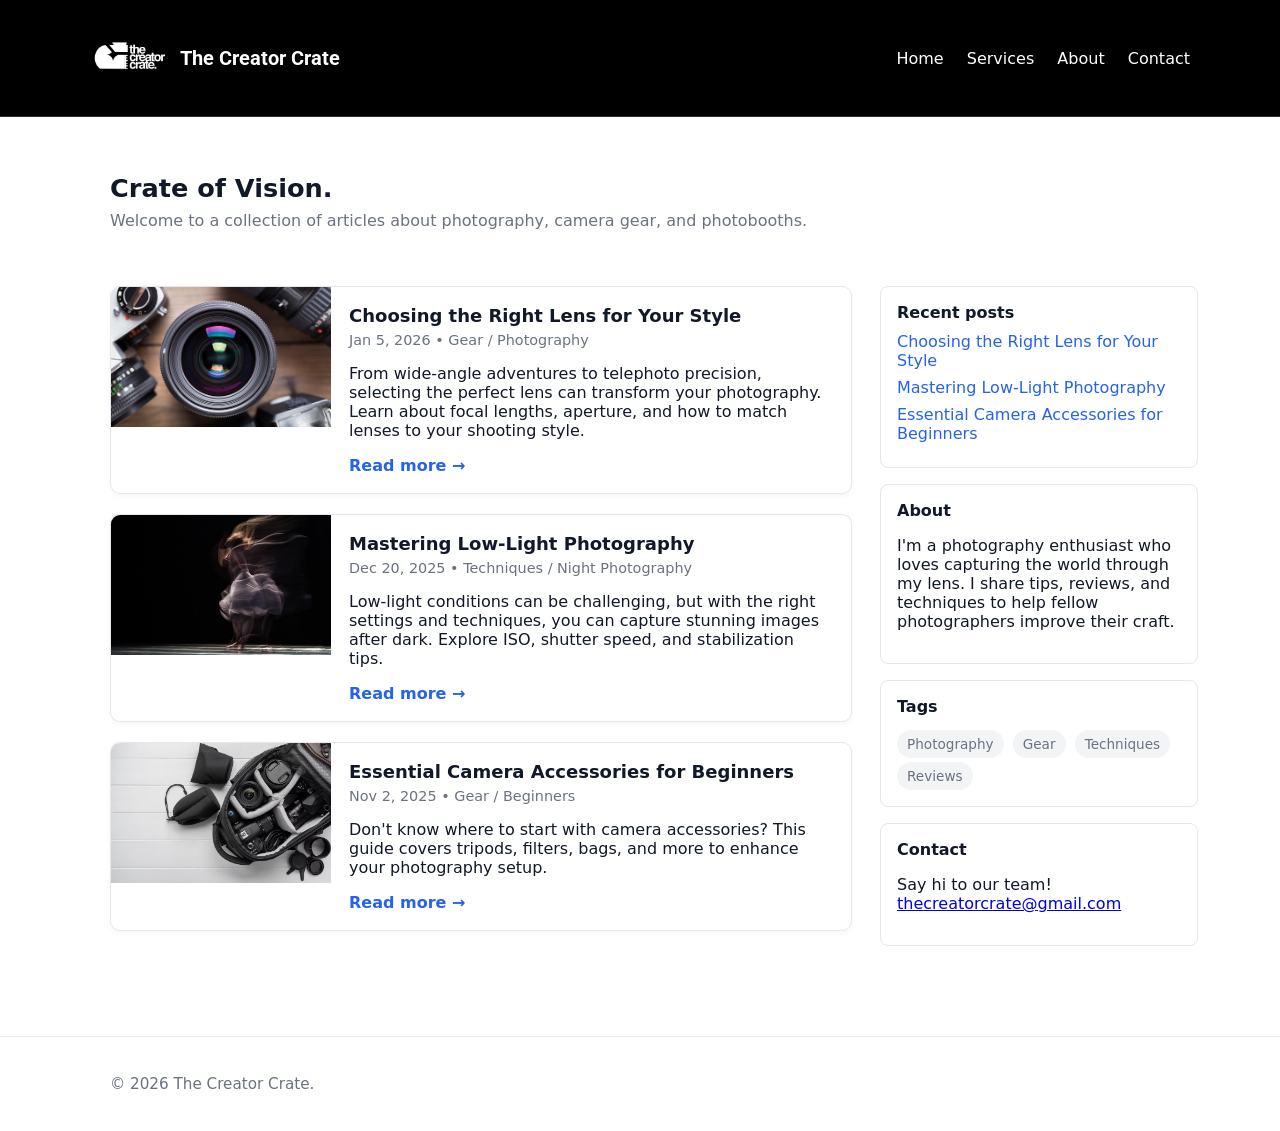
<file: index.html>
<!DOCTYPE html>
<html lang="en">
  <head>
    <meta charset="utf-8" />
    <meta name="viewport" content="width=device-width, initial-scale=1" />
    <title>The Creator Crate - Camera Rentals & Photobooth Services</title>
    <meta name="description" content="Professional camera rentals and photobooth services for events and photography needs" />
    <link rel="preconnect" href="https://fonts.googleapis.com">
    <link rel="preconnect" href="https://fonts.gstatic.com" crossorigin>
    <link href="https://fonts.googleapis.com/css2?family=Roboto:wght@400;700&display=swap" rel="stylesheet">
    <link rel="stylesheet" href="styles.css" />
  </head>
  <body>
    <a class="skip-link" href="#main-content">Skip to content</a>

    <header class="site-header">
      <div class="container header-inner">
        <div class="logo-title">
          <img src="imgs/Copy of The Creator Crate [full logo - white].png" alt="The Creator Crate Logo" class="logo">
          <h1 class="site-title">The Creator Crate</h1>
        </div>
        <nav class="main-nav" aria-label="Main navigation">
          <a href="#" aria-current="page">Home</a>
          <a href="services.html">Services</a>
          <a href="#about">About</a>
          <a href="#contact">Contact</a>
        </nav>
      </div>
    </header>

    <main id="main-content" class="container">
      <section class="hero">
        <h2>Crate of Vision.</h2>
        <p>Welcome to a collection of articles about photography, camera gear, and photobooths.</p>
      </section>

      <div class="layout">
        <section class="posts" aria-label="Blog posts">
          <article class="post">
            <img src="imgs/lens.jpg" alt="Post 1 image" class="post-image" />
            <div class="post-content">
              <h3 class="post-title">Choosing the Right Lens for Your Style</h3>
              <p class="post-meta">Jan 5, 2026 • Gear / Photography</p>
              <p>From wide-angle adventures to telephoto precision, selecting the perfect lens can transform your photography. Learn about focal lengths, aperture, and how to match lenses to your shooting style.</p>
              <a class="read-more" href="#">Read more →</a>
            </div>
          </article>

          <article class="post">
            <img src="imgs/lowlight.jpg" alt="Various camera lenses for different photography styles" class="post-image" />
            <div class="post-content">
              <h3 class="post-title">Mastering Low-Light Photography</h3>
              <p class="post-meta">Dec 20, 2025 • Techniques / Night Photography</p>
              <p>Low-light conditions can be challenging, but with the right settings and techniques, you can capture stunning images after dark. Explore ISO, shutter speed, and stabilization tips.</p>
              <a class="read-more" href="#">Read more →</a>
            </div>
          </article>

          <article class="post">
            <img src="imgs/camera.jpg" alt="Post 3 image" class="post-image" />
            <div class="post-content">
              <h3 class="post-title">Essential Camera Accessories for Beginners</h3>
              <p class="post-meta">Nov 2, 2025 • Gear / Beginners</p>
              <p>Don't know where to start with camera accessories? This guide covers tripods, filters, bags, and more to enhance your photography setup.</p>
              <a class="read-more" href="#">Read more →</a>
            </div>
          </article>
        </section>

        <aside class="sidebar" aria-label="Sidebar">
          <div class="widget">
            <h4>Recent posts</h4>
            <ul class="recent-posts">
              <li><a href="#">Choosing the Right Lens for Your Style</a></li>
              <li><a href="#">Mastering Low-Light Photography</a></li>
              <li><a href="#">Essential Camera Accessories for Beginners</a></li>
            </ul>
          </div>

          <div id="about" class="widget">
            <h4>About</h4>
            <p>I'm a photography enthusiast who loves capturing the world through my lens. I share tips, reviews, and techniques to help fellow photographers improve their craft.</p>
          </div>

          <div class="widget">
            <h4>Tags</h4>
            <div class="tags">
              <a href="#">Photography</a>
              <a href="#">Gear</a>
              <a href="#">Techniques</a>
              <a href="#">Reviews</a>
            </div>
          </div>

          <div id="contact" class="widget">
            <h4>Contact</h4>
            <p>Say hi to our team! <a href="mailto:thecreatorcrate@gmail.com">thecreatorcrate@gmail.com</a></p>
          </div>
        </aside>
      </div>
    </main>

    <footer class="site-footer">
      <div class="container">
        <p>© 2026 The Creator Crate. </p>
      </div>
    </footer>
  </body>
</html>
</file>
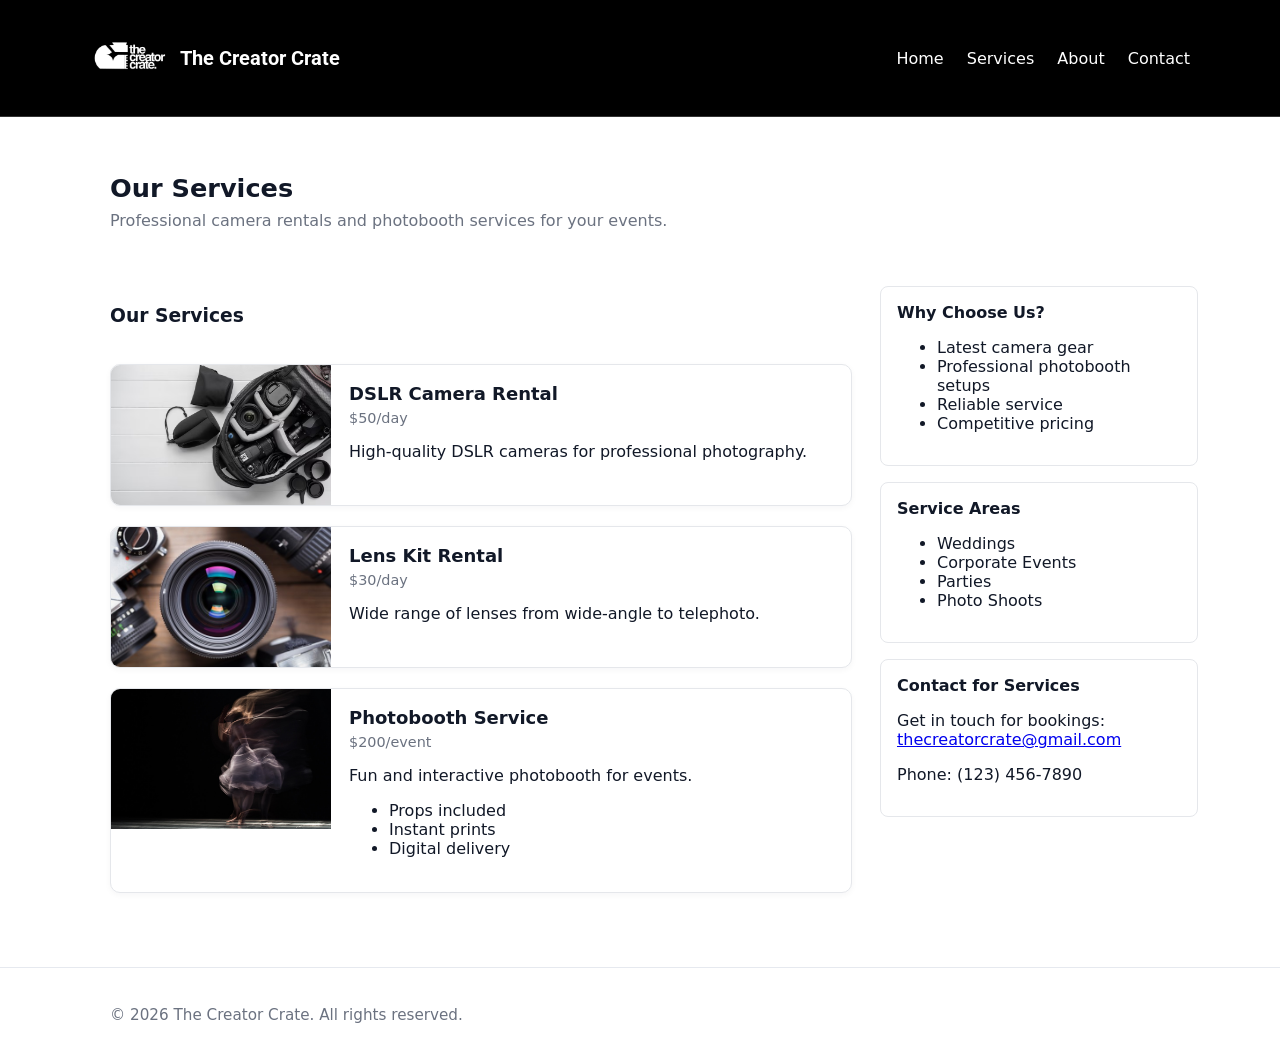
<file: services.html>
<!DOCTYPE html>
<html lang="en">
  <head>
    <meta charset="utf-8" />
    <meta name="viewport" content="width=device-width, initial-scale=1" />
    <title>The Creator Crate - Services</title>
    <meta name="description" content="Professional camera rentals and photobooth services" />
    <link rel="preconnect" href="https://fonts.googleapis.com">
    <link rel="preconnect" href="https://fonts.gstatic.com" crossorigin>
    <link href="https://fonts.googleapis.com/css2?family=Roboto:wght@400;700&display=swap" rel="stylesheet">
    <link rel="stylesheet" href="styles.css" />
  </head>
  <body>
    <a class="skip-link" href="#main-content">Skip to content</a>

    <header class="site-header">
      <div class="container header-inner">
        <div class="logo-title">
          <img src="imgs/Copy of The Creator Crate [full logo - white].png" alt="The Creator Crate Logo" class="logo">
          <h1 class="site-title">The Creator Crate</h1>
        </div>
        <nav class="main-nav" aria-label="Main navigation">
          <a href="index.html">Home</a>
          <a href="services.html" aria-current="page">Services</a>
          <a href="index.html#about">About</a>
          <a href="index.html#contact">Contact</a>
        </nav>
      </div>
    </header>

    <main id="main-content" class="container">
      <section class="hero">
        <h2>Our Services</h2>
        <p>Professional camera rentals and photobooth services for your events.</p>
      </section>

      <div class="layout">
        <section id="services" class="posts" aria-label="Our Services">
          <!-- Services will be loaded dynamically -->
        </section>

        <aside class="sidebar" aria-label="Sidebar">
          <div class="widget">
            <h4>Why Choose Us?</h4>
            <ul>
              <li>Latest camera gear</li>
              <li>Professional photobooth setups</li>
              <li>Reliable service</li>
              <li>Competitive pricing</li>
            </ul>
          </div>

          <div class="widget">
            <h4>Service Areas</h4>
            <ul>
              <li>Weddings</li>
              <li>Corporate Events</li>
              <li>Parties</li>
              <li>Photo Shoots</li>
            </ul>
          </div>

          <div class="widget">
            <h4>Contact for Services</h4>
            <p>Get in touch for bookings: <a href="mailto:thecreatorcrate@gmail.com">thecreatorcrate@gmail.com</a></p>
            <p>Phone: (123) 456-7890</p>
          </div>
        </aside>
      </div>
    </main>

    <footer class="site-footer">
      <div class="container">
        <p>© 2026 The Creator Crate. All rights reserved.</p>
      </div>
    </footer>

    <script type="module" src="main.js"></script>
  </body>
</html>
</file>
<file: styles.css>
/* Skip link for keyboard users */
.skip-link{
  position:absolute;
  left:-999px;
  top:auto;
  width:1px;
  height:1px;
  overflow:hidden;
}
.skip-link:focus{
  left:1rem;
  top:1rem;
  width:auto;
  height:auto;
  background:var(--accent);
  color:#fff;
  padding:8px 12px;
  border-radius:6px;
  z-index:1000;
}
:root{
  --bg:#ffffff;
  --card:#ffffff;
  --muted:#6b7280;
  --accent:#2563eb;
  --radius:10px;
  --max-width:1100px;
  --container-padding:20px;
}

/* Base reset */
*{box-sizing:border-box}
html,body{height:100%}
body{
  margin:0;
  font-family:Inter, system-ui, -apple-system, "Segoe UI", Roboto, "Helvetica Neue", Arial;
  background:var(--bg);
  color:#111827;
  -webkit-font-smoothing:antialiased;
}

.container{max-width:var(--max-width);margin:0 auto;padding:var(--container-padding)}
.site-header{background:black;color:white;border-bottom:1px solid #333}
.header-inner{display:flex;align-items:center;justify-content:space-between;padding:18px 0}
.site-title{font-size:1.25rem;margin:0;font-family:'Roboto',sans-serif;}
.logo-title{display:flex;align-items:center;}
.logo{width:80px;height:80px;margin-right:10px;}
.main-nav a{margin-left:18px;color:white;text-decoration:none}
.main-nav a:hover{color:#ccc}

.hero{padding:36px 0;text-align:left}
.hero h2{margin:0 0 8px 0;font-size:1.6rem}
.hero p{margin:0;color:var(--muted)}

/* Layout: mobile-first (stacked) */
.layout{display:block;gap:28px;padding:20px 0}

/* Posts list */
.posts{display:flex;flex-direction:column;gap:20px}

/* Individual post */
.post{
  display:flex;
  flex-direction:column; /* stack image and content on small screens */
  background:var(--card);
  border:1px solid #e5e7eb;
  border-radius:var(--radius);
  overflow:hidden;
  box-shadow:0 2px 6px rgba(16,24,40,0.04);
}
.post-image{width:100%;height:180px;object-fit:cover;display:block}
.post-content{padding:18px}
.post-title{margin:0 0 6px 0;font-size:1.125rem}
.post-meta{margin:0 0 12px 0;color:var(--muted);font-size:0.9rem}
.read-more{color:var(--accent);text-decoration:none;font-weight:600}

/* Sidebar widgets */
.sidebar .widget{background:var(--card);border:1px solid #e5e7eb;padding:16px;border-radius:8px;margin-bottom:16px}
.widget h4{margin:0 0 10px 0}
.tags a{display:inline-block;background:#f3f4f6;color:var(--muted);padding:6px 10px;border-radius:999px;margin:4px 4px 0 0;font-size:0.85rem;text-decoration:none}
.recent-posts{list-style:none;padding:0;margin:0}
.recent-posts li{margin:8px 0}
.recent-posts a{text-decoration:none;color:var(--accent)}

/* Footer */
.site-footer{border-top:1px solid #e6e9ef;padding:18px 0;margin-top:34px}
.site-footer p{margin:0;color:var(--muted);font-size:0.95rem}

/* Desktop layout: side-by-side at 768px and wider (70% / 30%) */
@media (min-width:768px){
  .layout{
    display:grid;
    grid-template-columns: 70% 30%;
    gap:28px;
    align-items:start;
  }

  /* Make posts display with image left and content right on wider screens */
  .post{flex-direction:row}
  .post-image{width:220px;height:140px;flex-shrink:0}
}

/* Dark mode (optional) */
@media (prefers-color-scheme:dark){
  :root{--bg:#ffffff;--card:#ffffff;color:#000000;--muted:#6b7280}
  .main-nav a{color:white}
}
</file>
